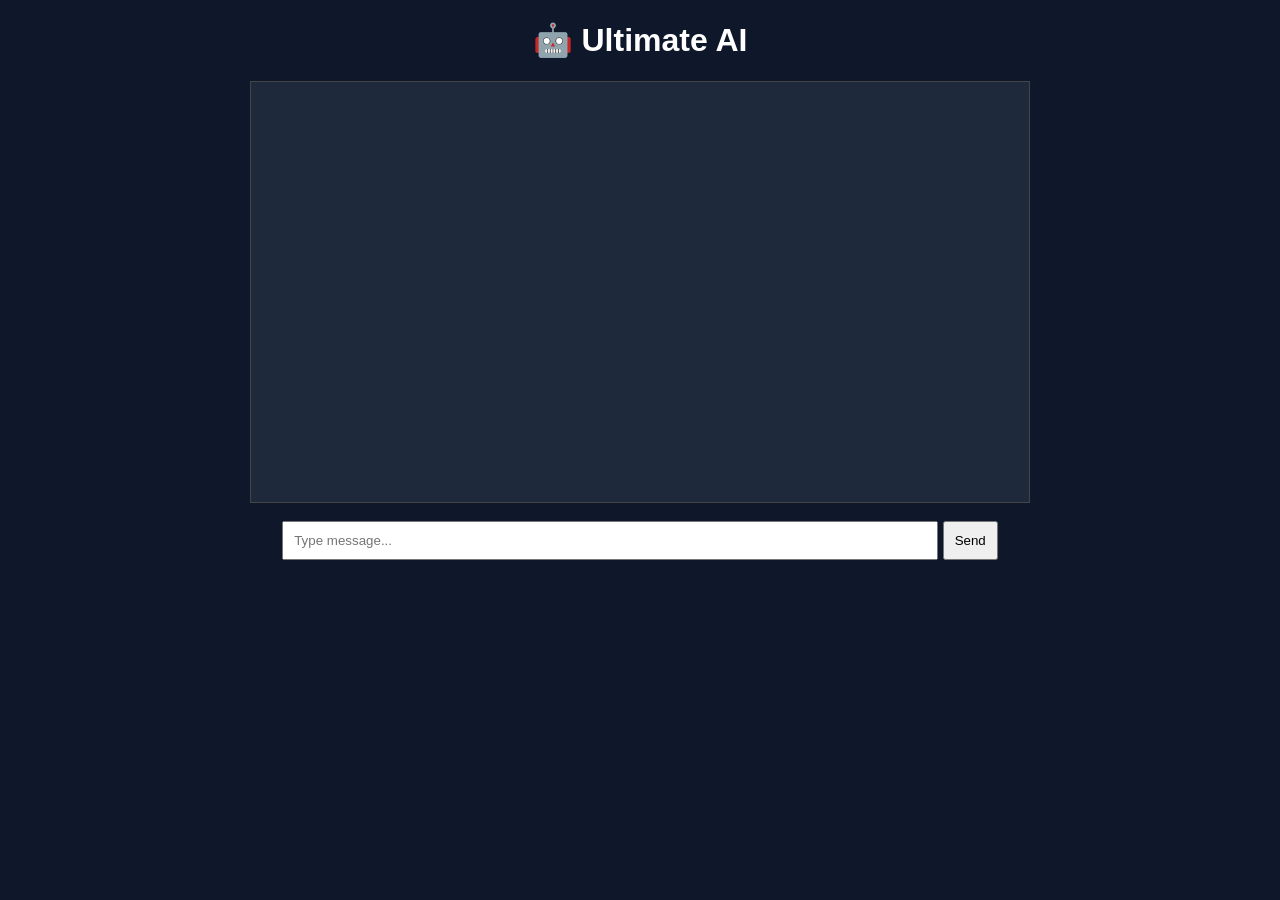
<file: index.html>
<!DOCTYPE html>
<html>
<head>
    <title>Ultimate AI</title>
    <style>
        body {
            font-family: Arial;
            background: #0f172a;
            color: white;
            text-align: center;
        }

        #chatbox {
            width: 60%;
            height: 400px;
            margin: auto;
            overflow-y: scroll;
            border: 1px solid #444;
            padding: 10px;
            background: #1e293b;
        }

        input {
            width: 50%;
            padding: 10px;
        }

        button {
            padding: 10px;
        }
    </style>
</head>
<body>

<h1>🤖 Ultimate AI</h1>

<div id="chatbox"></div>

<br>

<input id="input" placeholder="Type message...">
<button onclick="send()">Send</button>

<script>
async function send() {
    let input = document.getElementById("input");
    let message = input.value;

    if (!message) return;

    let chatbox = document.getElementById("chatbox");

    chatbox.innerHTML += "<p><b>You:</b> " + message + "</p>";

    input.value = "";

    let response = await fetch("/chat", {
        method: "POST",
        headers: {
            "Content-Type": "application/json"
        },
        body: JSON.stringify({ message: message })
    });

    let data = await response.json();

    chatbox.innerHTML += "<p><b>AI:</b> " + data.reply + "</p>";

    chatbox.scrollTop = chatbox.scrollHeight;
}
</script>

</body>
</html>
</file>
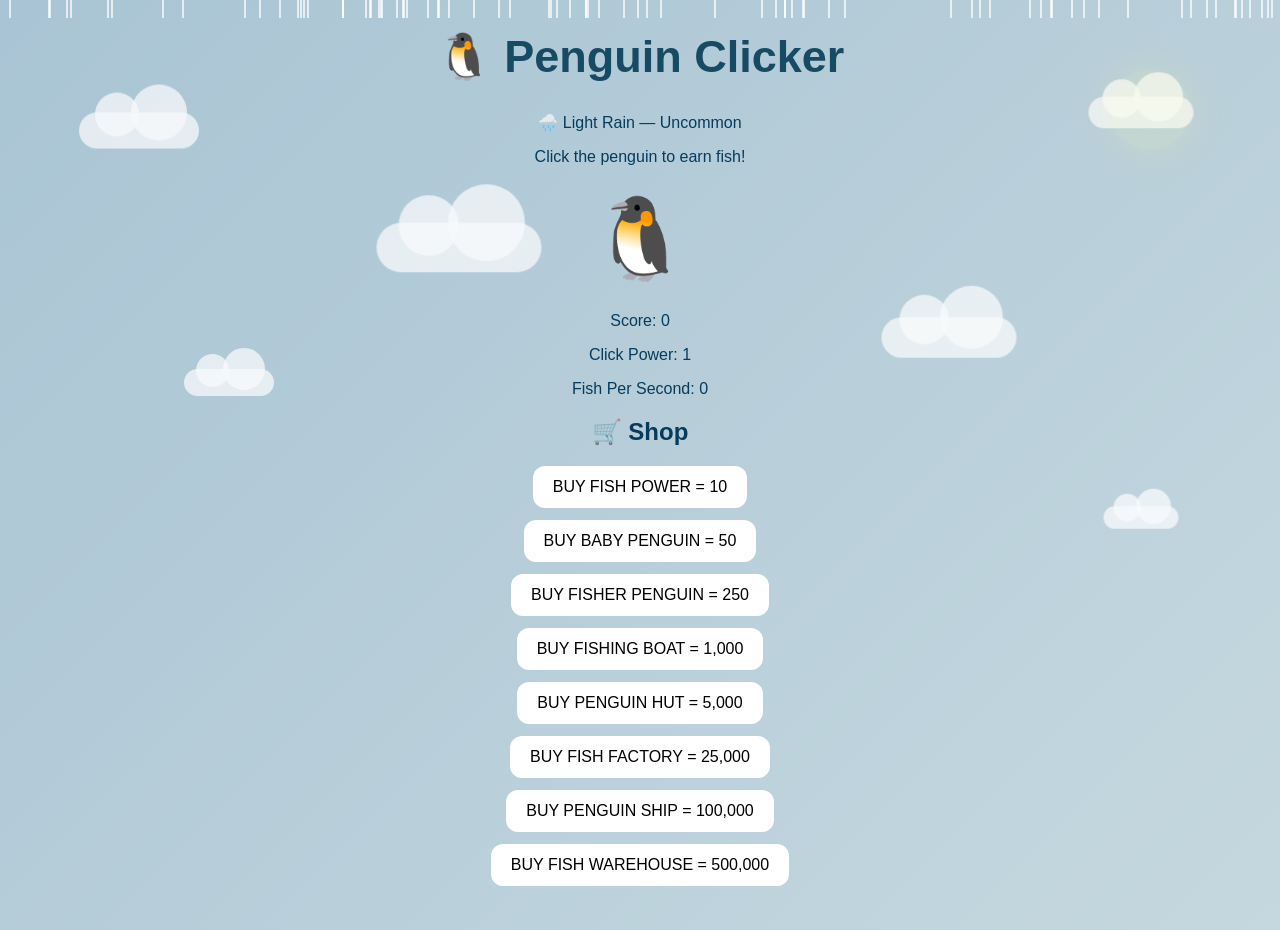
<file: PenguinGame/index.html>
<!DOCTYPE html>
<html>
<head>
    <title>Penguin Clicker</title>
    <link rel="stylesheet" href="style.css">
</head>

<body>

    <div class="cloud cloud1"></div>
    <div class="cloud cloud2"></div>
    <div class="cloud cloud3"></div>
    <div class="cloud cloud4"></div>
    <div class="cloud cloud5"></div>
    <div class="cloud cloud6"></div>

    <div id="sun"></div>

    <h1>🐧 Penguin Clicker</h1>

    <p id="weather">☀️ Sunny — Common</p>

    <p>Click the penguin to earn fish!</p>

    <button id="penguinButton">🐧</button>

    <p id="score">Fish: 0</p>

    <p id="clickPower">Click Power: 1</p>
    <p id="fishPerSecond">Fish Per Second: 0</p>

    <h2>🛒 Shop</h2>

    <button id="upgradeButton">BUY FISH POWER = 10</button>

    <button id="babyPenguinButton">
        BUY BABY PENGUIN = 50
    </button>

    <button id="fisherPenguinButton">
        BUY FISHER PENGUIN = 250
    </button>

    <button id="fishingBoatButton">
        BUY FISHING BOAT = 1,000
    </button>

    <button id="penguinHutButton">
        BUY PENGUIN HUT = 5,000
    </button>

    <button id="fishFactoryButton">
        BUY FISH FACTORY = 25,000
    </button>

    <button id="penguinShipButton">
        BUY PENGUIN SHIP = 100,000
    </button>

    <button id="fishWarehouseButton">
        BUY FISH WAREHOUSE = 500,000
    </button>

    <div id="rain"></div>
    <div id="snow"></div>
    <div id="petals"></div>
    <div id="shootingStars"></div>
    <div id="rain"></div>
    <div id="rainbow"></div>

    <script src="game.js"></script>

</body>
</html>
</file>
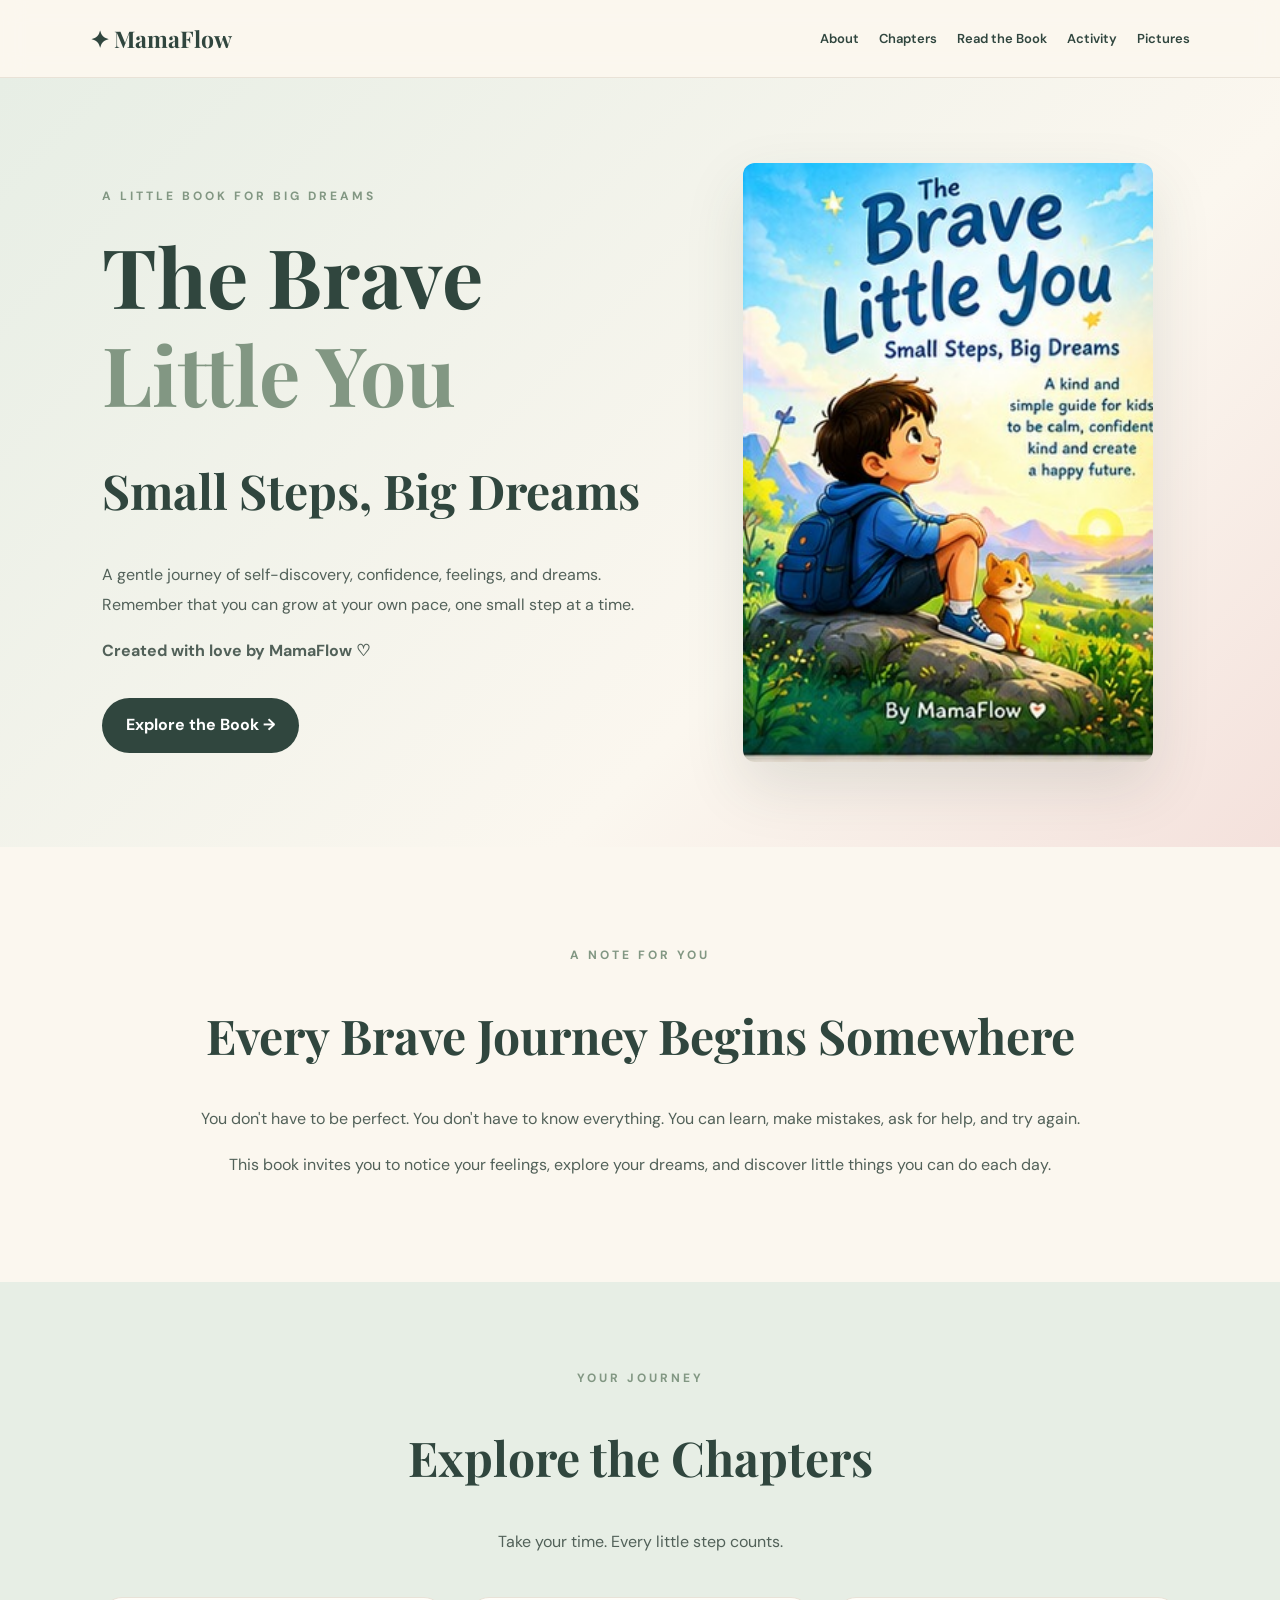
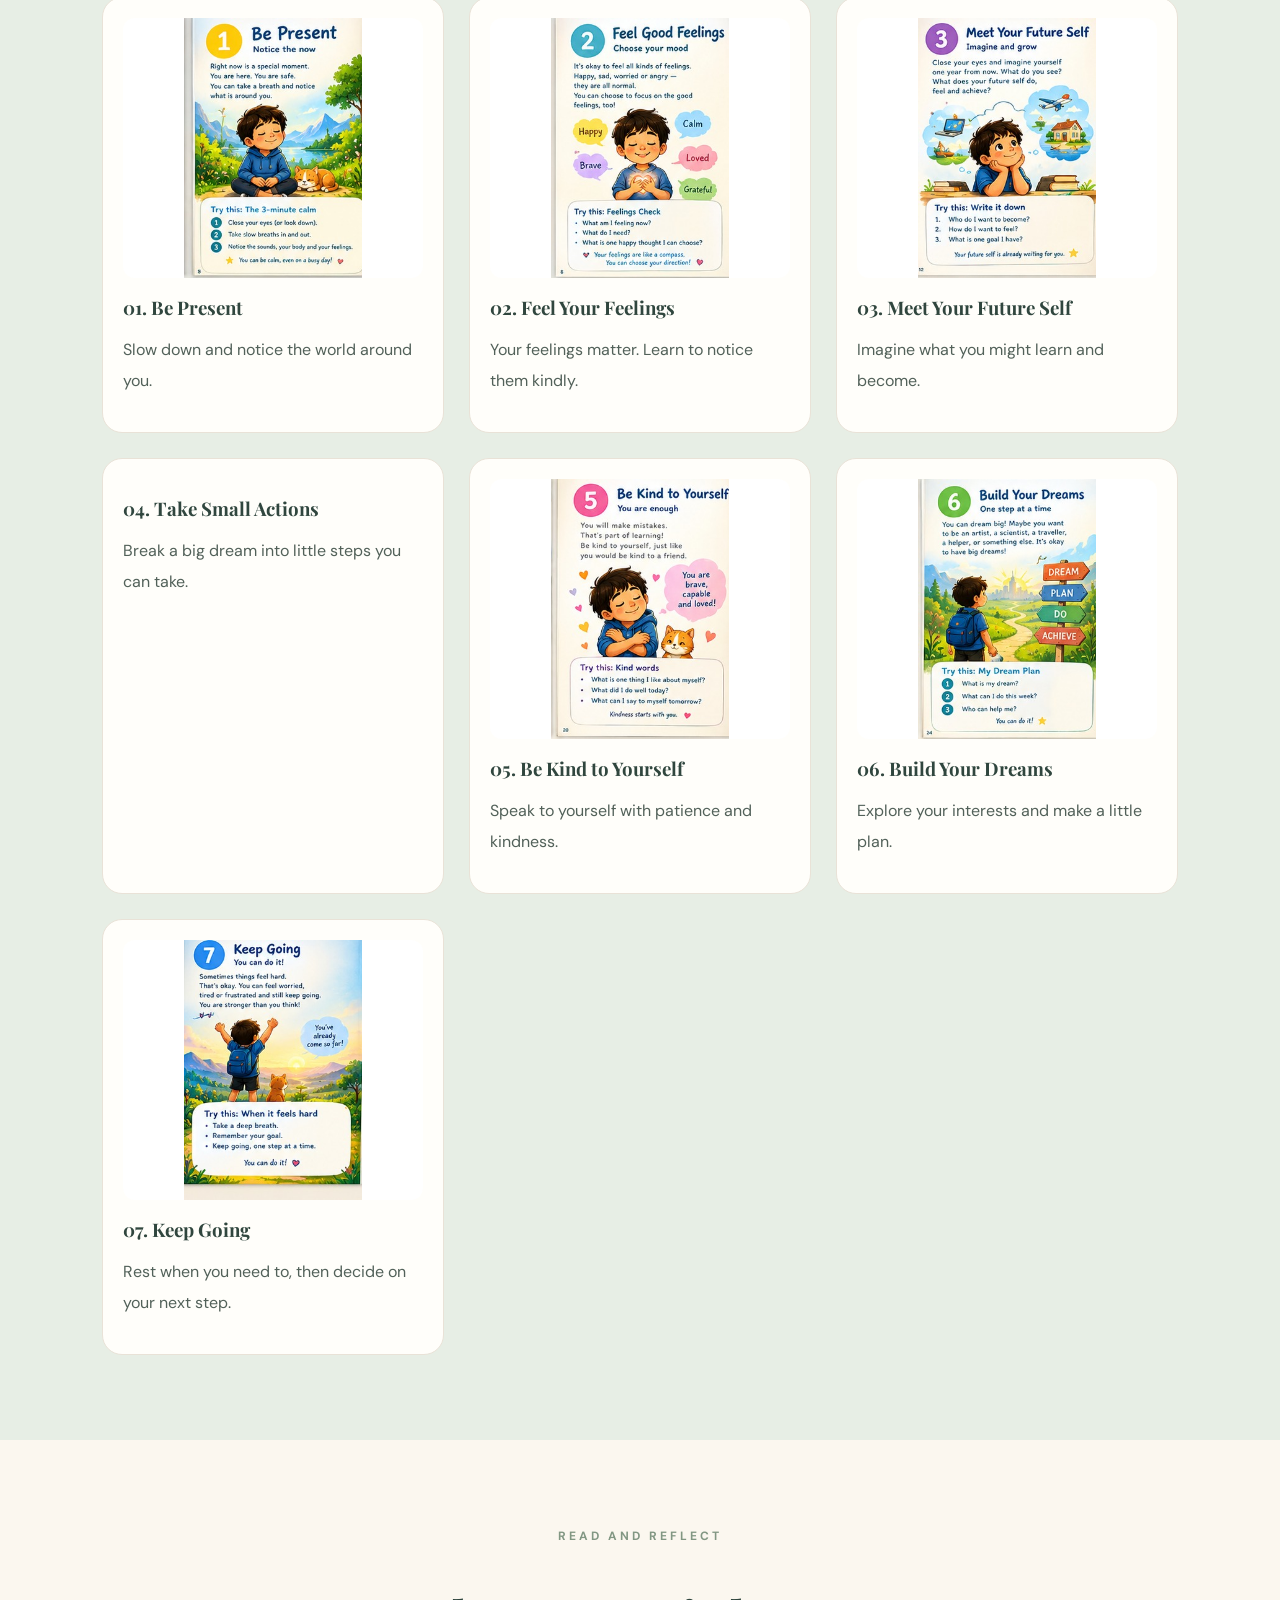
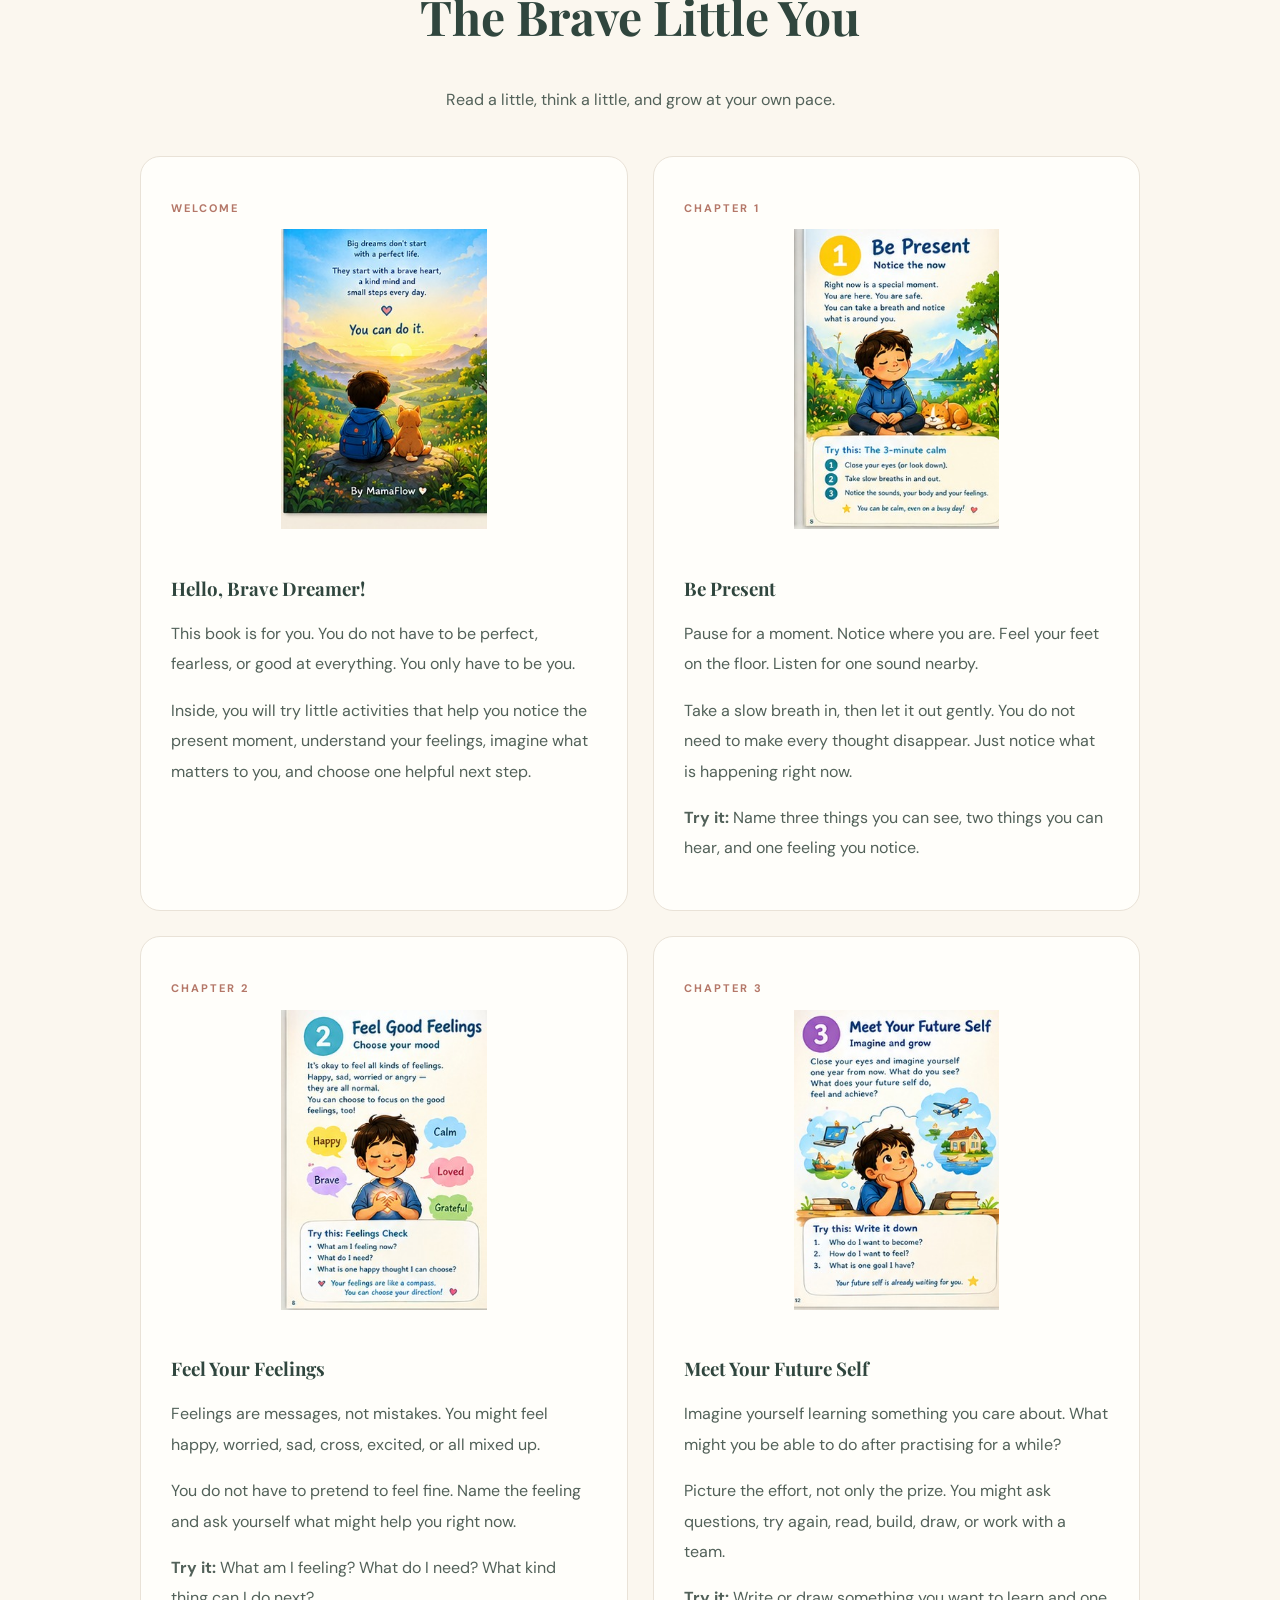
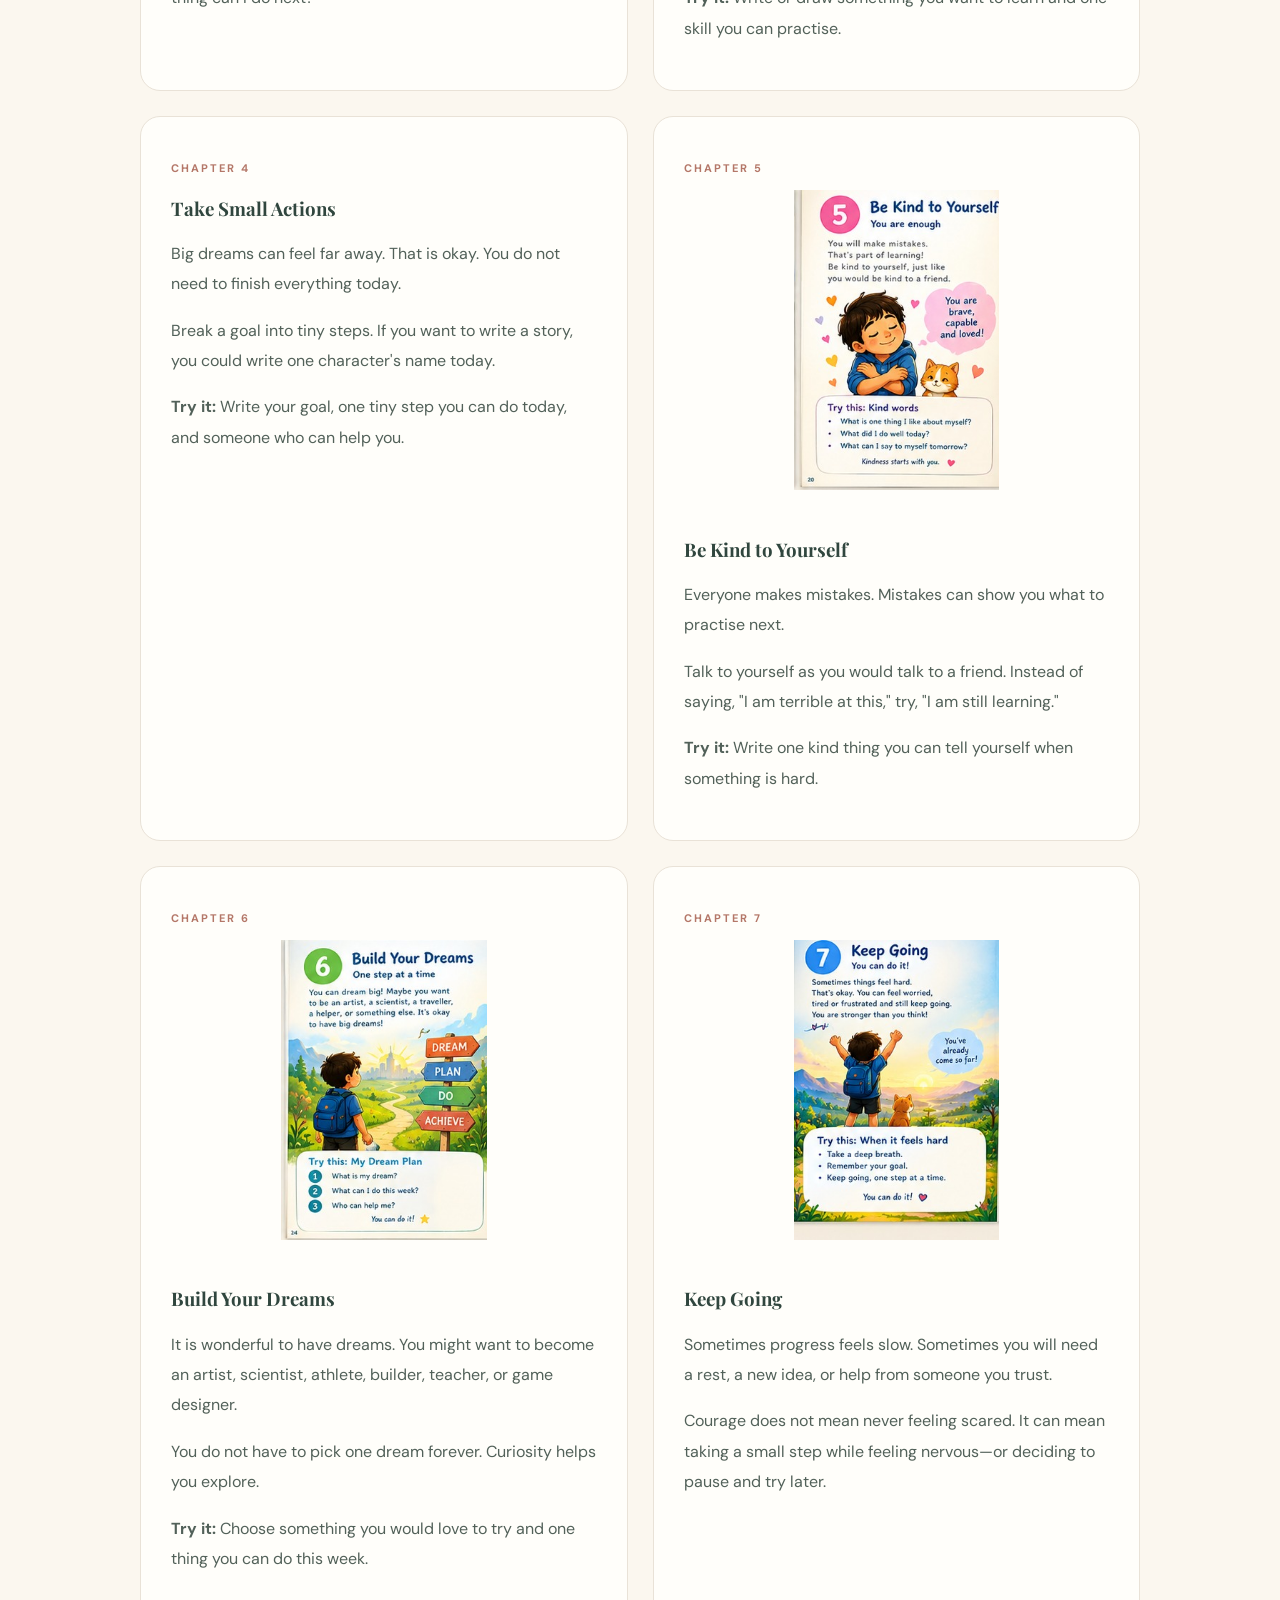
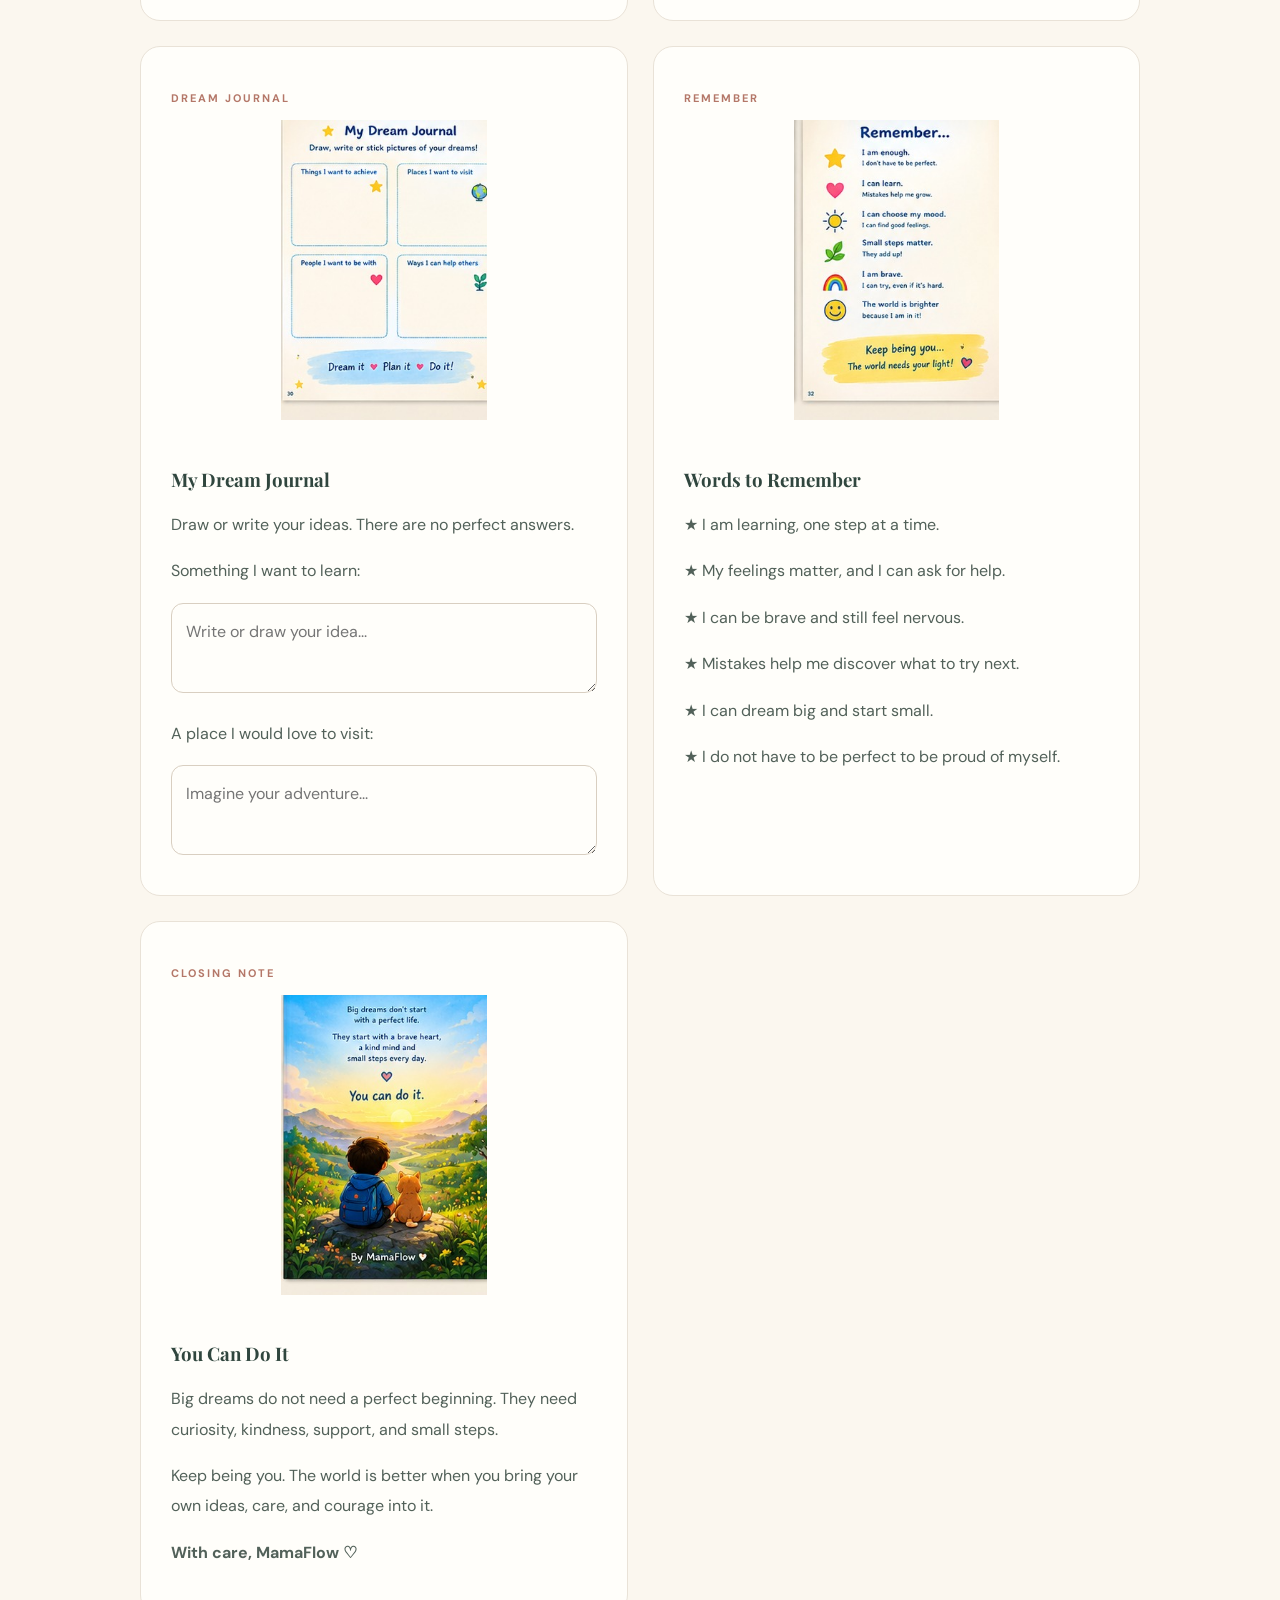
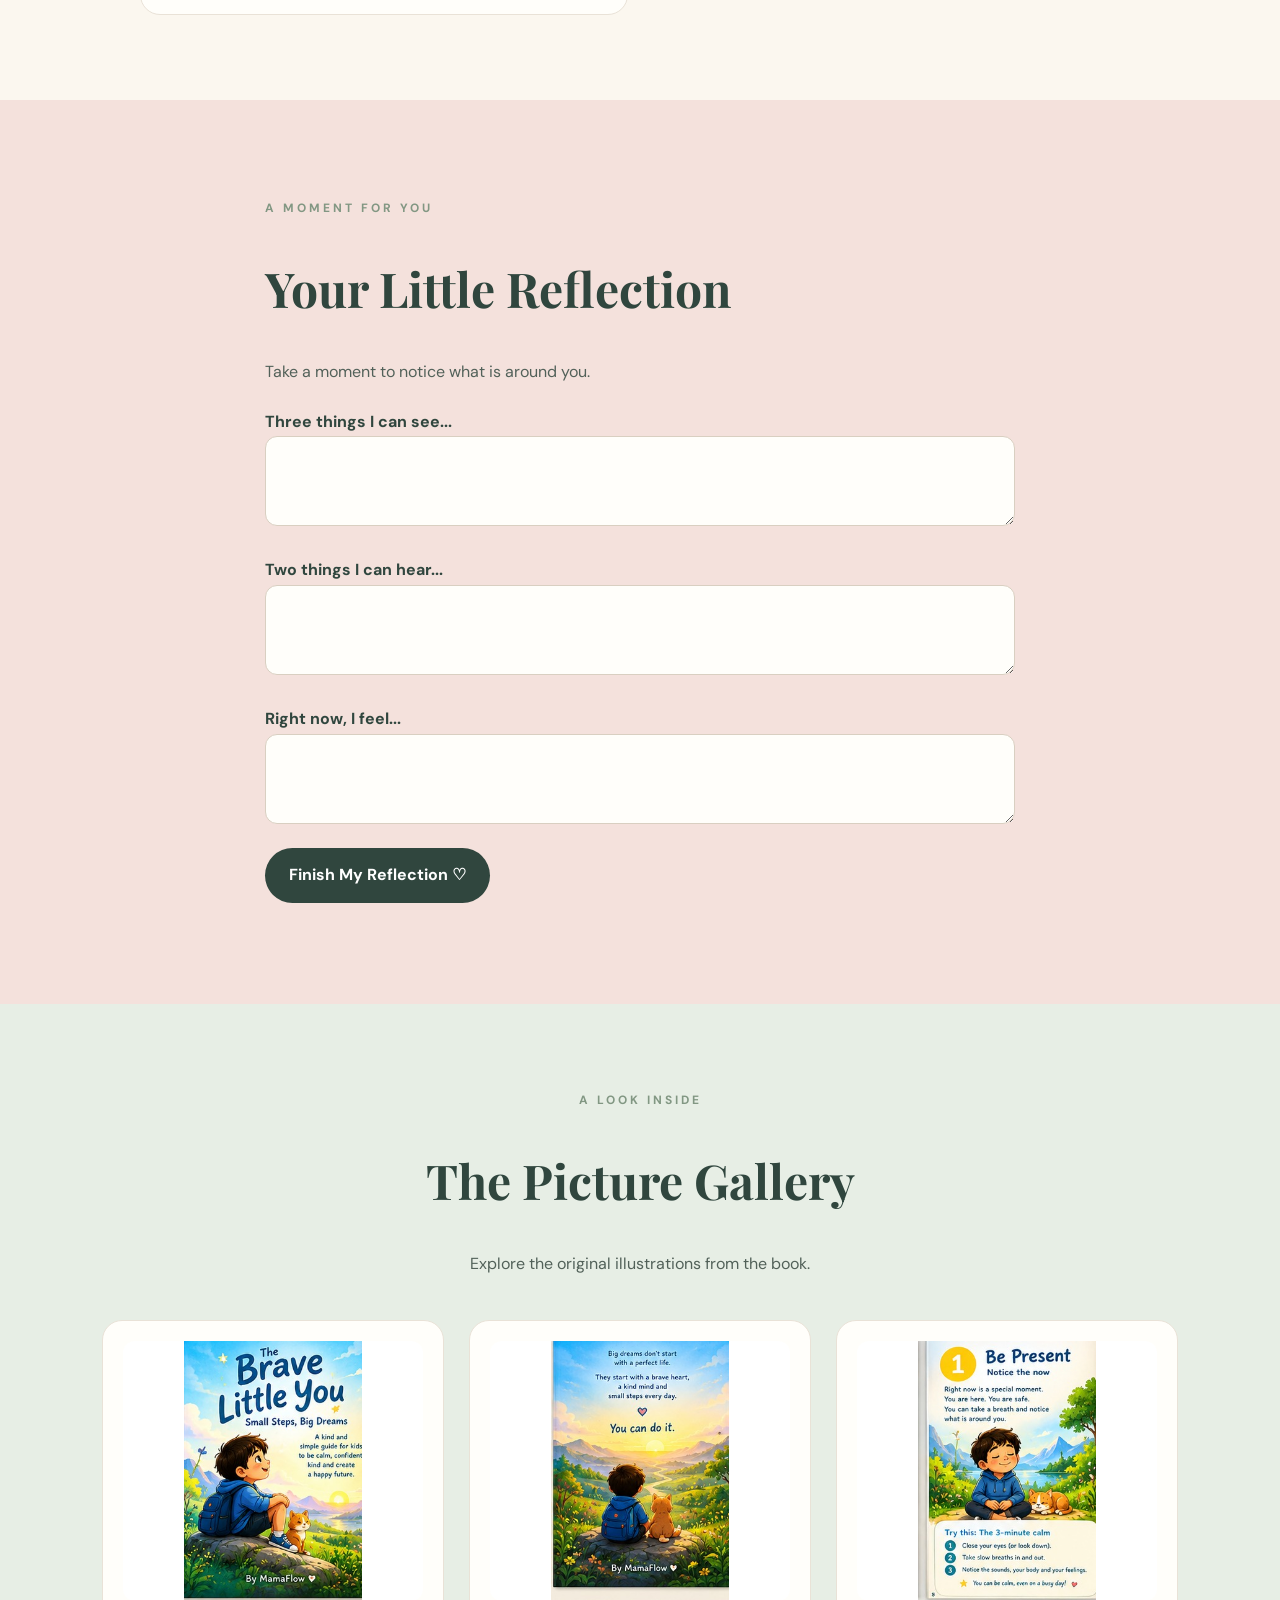
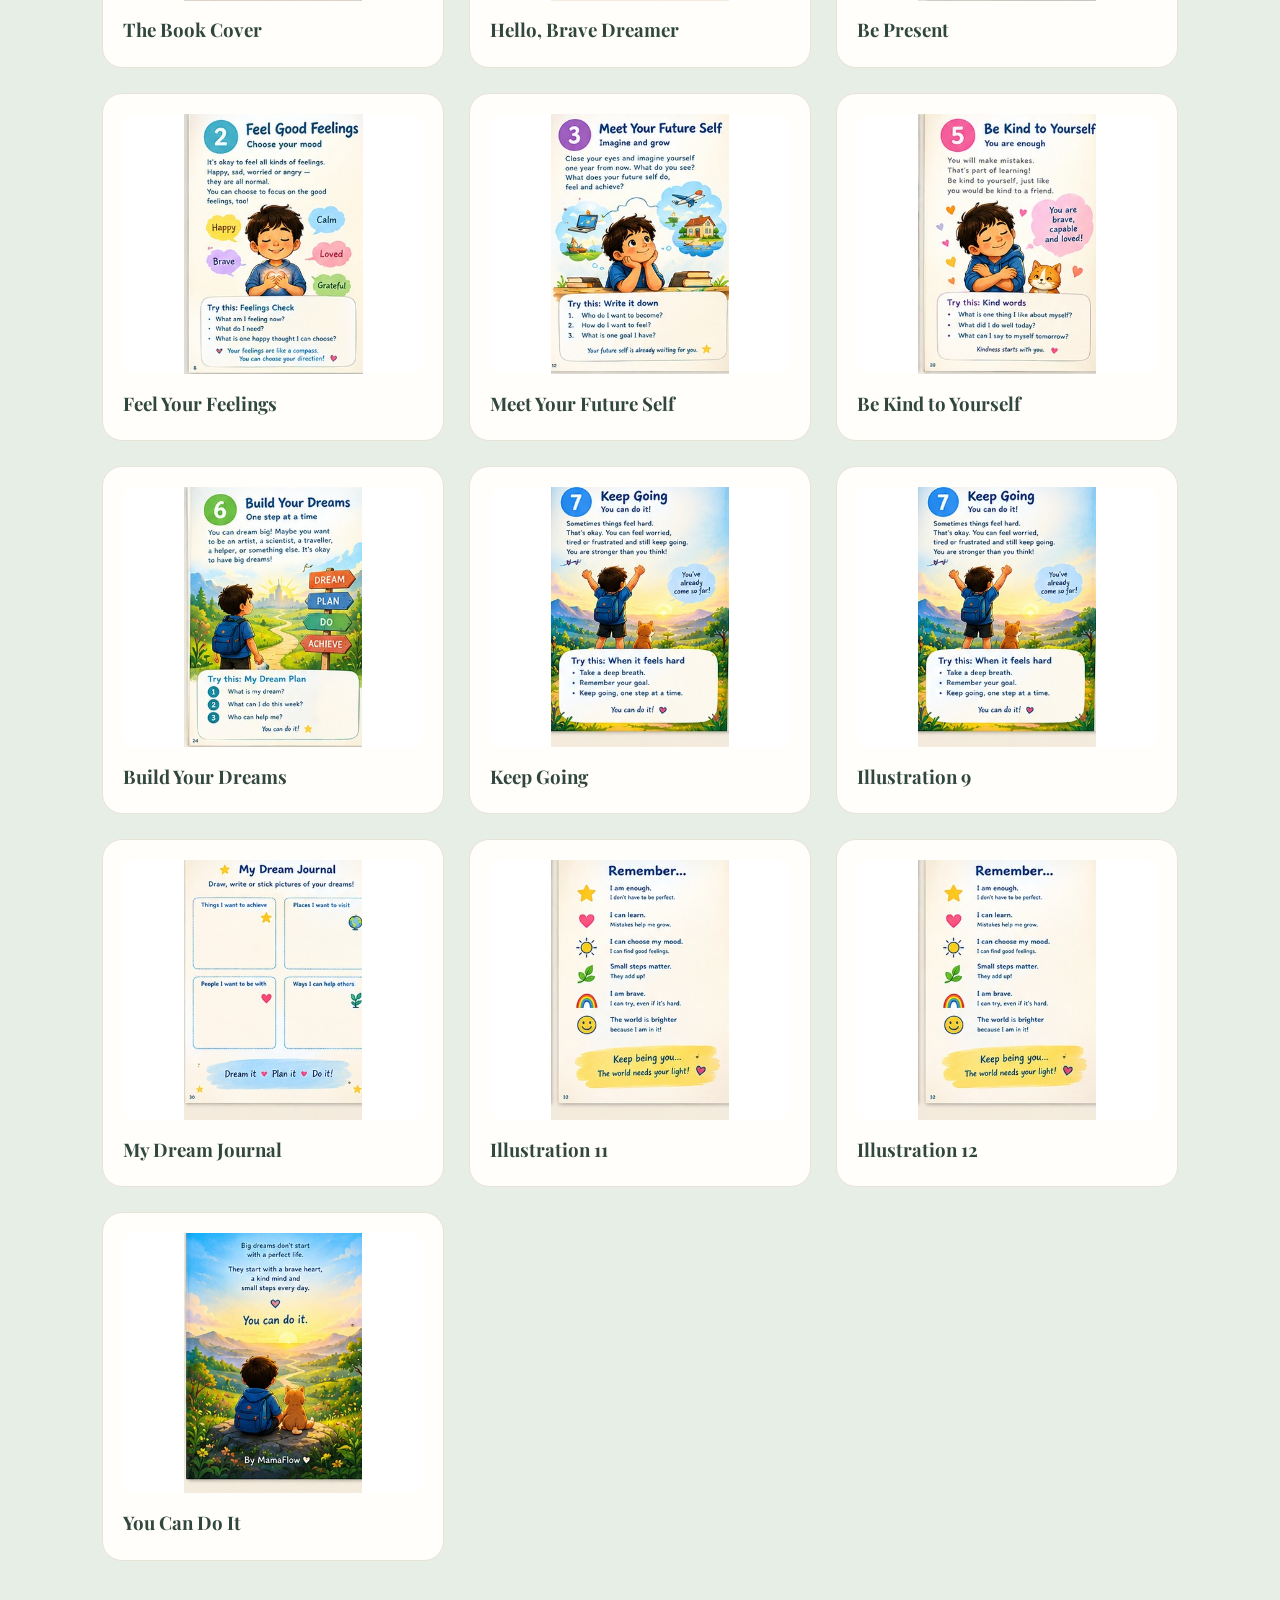
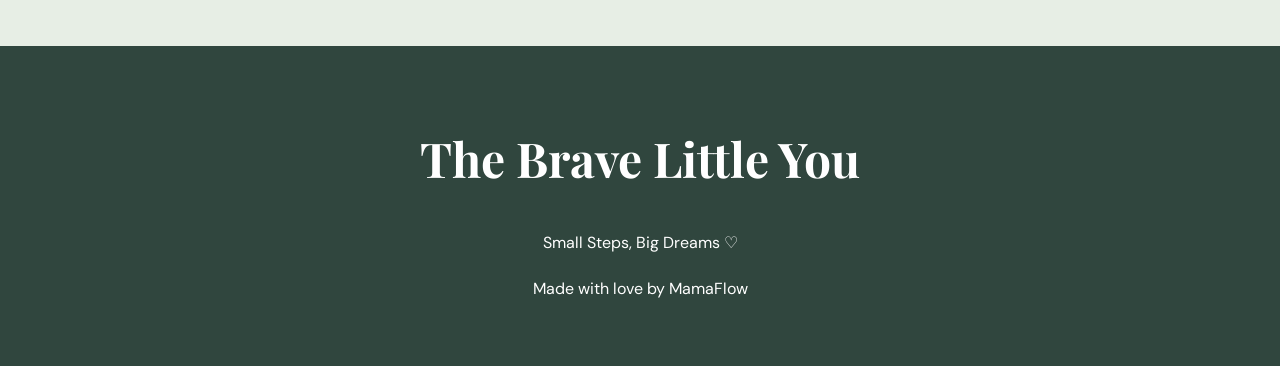
<file: Lesson 1/Book/index.html>
<!DOCTYPE html>
<html lang="en">
<head>
<meta charset="UTF-8">
<meta name="viewport" content="width=device-width, initial-scale=1.0">
<title>The Brave Little You | MamaFlow</title>

<style>
@import url('https://fonts.googleapis.com/css2?family=DM+Sans:wght@400;500;600;700&family=Playfair+Display:wght@500;600;700&display=swap');

:root {
    --cream: #fbf7ef;
    --green: #e7eee5;
    --sage: #829783;
    --pink: #f4e1dc;
    --dark: #30463e;
    --text: #526159;
    --white: #fffefa;
}

* {
    box-sizing: border-box;
    scroll-behavior: smooth;
}

body {
    margin: 0;
    background: var(--cream);
    color: var(--text);
    font-family: 'DM Sans', sans-serif;
    line-height: 1.8;
}

header {
    position: sticky;
    top: 0;
    z-index: 10;
    display: flex;
    justify-content: space-between;
    align-items: center;
    padding: 18px 7%;
    background: #fbf7eff0;
    backdrop-filter: blur(12px);
    border-bottom: 1px solid #e9e2d7;
}

.logo {
    color: var(--dark);
    font-family: 'Playfair Display', serif;
    font-size: 23px;
    font-weight: bold;
}

nav {
    display: flex;
    flex-wrap: wrap;
    gap: 20px;
}

nav a {
    color: var(--dark);
    text-decoration: none;
    font-size: 13px;
    font-weight: 600;
}

nav a:hover {
    color: var(--sage);
}

h1, h2, h3 {
    color: var(--dark);
    font-family: 'Playfair Display', serif;
    line-height: 1.2;
}

h1 {
    font-size: clamp(48px, 7vw, 82px);
    margin: 18px 0;
}

h2 {
    font-size: clamp(32px, 4vw, 48px);
}

p {
    line-height: 1.9;
}

section {
    padding: 85px 8%;
}

.hero {
    min-height: 650px;
    display: grid;
    grid-template-columns: 1.1fr .9fr;
    align-items: center;
    gap: 55px;
    background: linear-gradient(135deg, #e7eee5, #fbf7ef 65%, #f4e1dc);
}

.eyebrow {
    color: #829783;
    font-size: 12px;
    letter-spacing: 3px;
    font-weight: bold;
}

.hero h1 span {
    color: #829783;
}

.hero-image {
    width: 100%;
    max-width: 410px;
    justify-self: center;
    border-radius: 12px;
    box-shadow: 0 24px 60px #30463e20;
}

.button {
    display: inline-block;
    margin-top: 15px;
    padding: 13px 24px;
    border: 0;
    border-radius: 30px;
    background: var(--dark);
    color: white;
    font: inherit;
    font-weight: bold;
    text-decoration: none;
    cursor: pointer;
    transition: transform .2s, background .2s;
}

.button:hover {
    transform: translateY(-3px);
    background: var(--sage);
}

.section-heading {
    max-width: 720px;
    margin: 0 auto 40px;
    text-align: center;
}

.section-heading p {
    max-width: 600px;
    margin: auto;
}

.about {
    text-align: center;
    max-width: 900px;
    margin: auto;
}

.chapters {
    background: var(--green);
}

.chapter-grid {
    display: grid;
    grid-template-columns: repeat(3, minmax(0, 1fr));
    gap: 25px;
    max-width: 1200px;
    margin: auto;
}

.card {
    overflow: hidden;
    padding: 20px;
    border: 1px solid #e9e2d7;
    border-radius: 20px;
    background: var(--white);
    transition: transform .25s, box-shadow .25s;
}

.card:hover {
    transform: translateY(-5px);
    box-shadow: 0 15px 35px #30463e12;
}

.card img {
    display: block;
    width: 100%;
    height: 260px;
    object-fit: contain;
    border-radius: 12px;
    background: #fff;
}

.card h3 {
    margin-bottom: 5px;
}

.full-book {
    background: var(--cream);
}

.book-pages {
    display: grid;
    grid-template-columns: repeat(2, minmax(0, 1fr));
    gap: 25px;
    max-width: 1000px;
    margin: auto;
}

.book-page {
    padding: 30px;
    border: 1px solid #e9e2d7;
    border-radius: 20px;
    background: var(--white);
}

.book-page img {
    width: 100%;
    max-height: 300px;
    object-fit: contain;
    margin-bottom: 20px;
}

.page-label {
    color: #b47768;
    font-size: 11px;
    font-weight: bold;
    letter-spacing: 2px;
}

.activity {
    background: var(--pink);
}

.activity-inner {
    max-width: 750px;
    margin: auto;
}

label {
    display: block;
    margin-top: 20px;
    color: var(--dark);
    font-weight: bold;
}

textarea, input {
    width: 100%;
    padding: 14px;
    border: 1px solid #d9cfc1;
    border-radius: 12px;
    background: var(--white);
    color: var(--dark);
    font: inherit;
}

textarea {
    min-height: 90px;
    resize: vertical;
}

.gallery {
    background: var(--green);
}

footer {
    padding: 45px 20px;
    text-align: center;
    background: var(--dark);
    color: white;
}

footer h2 {
    color: white;
}

@media (max-width: 760px) {
    header {
        position: relative;
        flex-direction: column;
        gap: 12px;
    }

    nav {
        justify-content: center;
        gap: 12px;
    }

    .hero {
        grid-template-columns: 1fr;
        text-align: center;
    }

    .hero-image {
        max-width: 300px;
    }

    .chapter-grid,
    .book-pages {
        grid-template-columns: 1fr;
    }

    section {
        padding: 60px 6%;
    }
}
</style>
</head>

<body>

<header>
    <div class="logo">✦ MamaFlow</div>
    <nav>
        <a href="#about">About</a>
        <a href="#chapters">Chapters</a>
        <a href="#read-book">Read the Book</a>
        <a href="#activity">Activity</a>
        <a href="#gallery">Pictures</a>
    </nav>
</header>

<main>

<section class="hero">
    <div>
        <p class="eyebrow">A LITTLE BOOK FOR BIG DREAMS</p>
        <h1>The Brave<br><span>Little You</span></h1>
        <h2>Small Steps, Big Dreams</h2>
        <p>
            A gentle journey of self-discovery, confidence,
            feelings, and dreams. Remember that you can grow
            at your own pace, one small step at a time.
        </p>
        <p><strong>Created with love by MamaFlow ♡</strong></p>
        <a class="button" href="#chapters">Explore the Book →</a>
    </div>

    <img class="hero-image"
         src="page-01-illustration.jpeg"
         alt="The Brave Little You book cover">
</section>

<section id="about">
    <div class="about">
        <p class="eyebrow">A NOTE FOR YOU</p>
        <h2>Every Brave Journey Begins Somewhere</h2>
        <p>
            You don't have to be perfect. You don't have to
            know everything. You can learn, make mistakes,
            ask for help, and try again.
        </p>
        <p>
            This book invites you to notice your feelings,
            explore your dreams, and discover little things
            you can do each day.
        </p>
    </div>
</section>

<section class="chapters" id="chapters">
    <div class="section-heading">
        <p class="eyebrow">YOUR JOURNEY</p>
        <h2>Explore the Chapters</h2>
        <p>Take your time. Every little step counts.</p>
    </div>

    <div class="chapter-grid">
        <article class="card">
            <img src="page-03-illustration.jpeg"
                 alt="Be Present illustration">
            <h3>01. Be Present</h3>
            <p>Slow down and notice the world around you.</p>
        </article>

        <article class="card">
            <img src="page-04-illustration.jpeg"
                 alt="Feel Your Feelings illustration">
            <h3>02. Feel Your Feelings</h3>
            <p>Your feelings matter. Learn to notice them kindly.</p>
        </article>

        <article class="card">
            <img src="page-05-illustration.jpeg"
                 alt="Meet Your Future Self illustration">
            <h3>03. Meet Your Future Self</h3>
            <p>Imagine what you might learn and become.</p>
        </article>

        <article class="card">
            <h3>04. Take Small Actions</h3>
            <p>Break a big dream into little steps you can take.</p>
        </article>

        <article class="card">
            <img src="page-06-illustration.jpeg"
                 alt="Be Kind to Yourself illustration">
            <h3>05. Be Kind to Yourself</h3>
            <p>Speak to yourself with patience and kindness.</p>
        </article>

        <article class="card">
            <img src="page-07-illustration.jpeg"
                 alt="Build Your Dreams illustration">
            <h3>06. Build Your Dreams</h3>
            <p>Explore your interests and make a little plan.</p>
        </article>

        <article class="card">
            <img src="page-08-illustration.jpeg"
                 alt="Keep Going illustration">
            <h3>07. Keep Going</h3>
            <p>Rest when you need to, then decide on your next step.</p>
        </article>
    </div>
</section>

<section class="full-book" id="read-book">
    <div class="section-heading">
        <p class="eyebrow">READ AND REFLECT</p>
        <h2>The Brave Little You</h2>
        <p>Read a little, think a little, and grow at your own pace.</p>
    </div>

    <div class="book-pages">
        <article class="book-page">
            <p class="page-label">WELCOME</p>
            <img src="page-02-illustration.jpeg"
                 alt="Hello, Brave Dreamer illustration">
            <h3>Hello, Brave Dreamer!</h3>
            <p>
                This book is for you. You do not have to be
                perfect, fearless, or good at everything.
                You only have to be you.
            </p>
            <p>
                Inside, you will try little activities that
                help you notice the present moment, understand
                your feelings, imagine what matters to you,
                and choose one helpful next step.
            </p>
        </article>

        <article class="book-page">
            <p class="page-label">CHAPTER 1</p>
            <img src="page-03-illustration.jpeg"
                 alt="Be Present illustration">
            <h3>Be Present</h3>
            <p>
                Pause for a moment. Notice where you are.
                Feel your feet on the floor. Listen for one
                sound nearby.
            </p>
            <p>
                Take a slow breath in, then let it out gently.
                You do not need to make every thought disappear.
                Just notice what is happening right now.
            </p>
            <p><strong>Try it:</strong> Name three things you can
               see, two things you can hear, and one feeling
               you notice.</p>
        </article>

        <article class="book-page">
            <p class="page-label">CHAPTER 2</p>
            <img src="page-04-illustration.jpeg"
                 alt="Feel Your Feelings illustration">
            <h3>Feel Your Feelings</h3>
            <p>
                Feelings are messages, not mistakes. You might
                feel happy, worried, sad, cross, excited,
                or all mixed up.
            </p>
            <p>
                You do not have to pretend to feel fine.
                Name the feeling and ask yourself what might
                help you right now.
            </p>
            <p><strong>Try it:</strong> What am I feeling?
               What do I need? What kind thing can I do next?</p>
        </article>

        <article class="book-page">
            <p class="page-label">CHAPTER 3</p>
            <img src="page-05-illustration.jpeg"
                 alt="Meet Your Future Self illustration">
            <h3>Meet Your Future Self</h3>
            <p>
                Imagine yourself learning something you care
                about. What might you be able to do after
                practising for a while?
            </p>
            <p>
                Picture the effort, not only the prize.
                You might ask questions, try again, read,
                build, draw, or work with a team.
            </p>
            <p><strong>Try it:</strong> Write or draw something
               you want to learn and one skill you can practise.</p>
        </article>

        <article class="book-page">
            <p class="page-label">CHAPTER 4</p>
            <h3>Take Small Actions</h3>
            <p>
                Big dreams can feel far away. That is okay.
                You do not need to finish everything today.
            </p>
            <p>
                Break a goal into tiny steps. If you want
                to write a story, you could write one
                character's name today.
            </p>
            <p><strong>Try it:</strong> Write your goal,
               one tiny step you can do today, and someone
               who can help you.</p>
        </article>

        <article class="book-page">
            <p class="page-label">CHAPTER 5</p>
            <img src="page-06-illustration.jpeg"
                 alt="Be Kind to Yourself illustration">
            <h3>Be Kind to Yourself</h3>
            <p>
                Everyone makes mistakes. Mistakes can show
                you what to practise next.
            </p>
            <p>
                Talk to yourself as you would talk to a friend.
                Instead of saying, "I am terrible at this,"
                try, "I am still learning."
            </p>
            <p><strong>Try it:</strong> Write one kind thing
               you can tell yourself when something is hard.</p>
        </article>

        <article class="book-page">
            <p class="page-label">CHAPTER 6</p>
            <img src="page-07-illustration.jpeg"
                 alt="Build Your Dreams illustration">
            <h3>Build Your Dreams</h3>
            <p>
                It is wonderful to have dreams. You might want
                to become an artist, scientist, athlete,
                builder, teacher, or game designer.
            </p>
            <p>
                You do not have to pick one dream forever.
                Curiosity helps you explore.
            </p>
            <p><strong>Try it:</strong> Choose something you
               would love to try and one thing you can do
               this week.</p>
        </article>

        <article class="book-page">
            <p class="page-label">CHAPTER 7</p>
            <img src="page-08-illustration.jpeg"
                 alt="Keep Going illustration">
            <h3>Keep Going</h3>
            <p>
                Sometimes progress feels slow. Sometimes
                you will need a rest, a new idea, or help
                from someone you trust.
            </p>
            <p>
                Courage does not mean never feeling scared.
                It can mean taking a small step while feeling
                nervous—or deciding to pause and try later.
            </p>
        </article>

        <article class="book-page">
            <p class="page-label">DREAM JOURNAL</p>
            <img src="page-10-illustration.jpeg"
                 alt="Dream Journal illustration">
            <h3>My Dream Journal</h3>
            <p>Draw or write your ideas. There are no perfect answers.</p>
            <p>Something I want to learn:</p>
            <textarea placeholder="Write or draw your idea..."></textarea>
            <p>A place I would love to visit:</p>
            <textarea placeholder="Imagine your adventure..."></textarea>
        </article>

        <article class="book-page">
            <p class="page-label">REMEMBER</p>
            <img src="page-11-illustration.jpeg"
                 alt="Words to Remember illustration">
            <h3>Words to Remember</h3>
            <p>★ I am learning, one step at a time.</p>
            <p>★ My feelings matter, and I can ask for help.</p>
            <p>★ I can be brave and still feel nervous.</p>
            <p>★ Mistakes help me discover what to try next.</p>
            <p>★ I can dream big and start small.</p>
            <p>★ I do not have to be perfect to be proud of myself.</p>
        </article>

        <article class="book-page">
            <p class="page-label">CLOSING NOTE</p>
            <img src="page-13-illustration.jpeg"
                 alt="You Can Do It illustration">
            <h3>You Can Do It</h3>
            <p>
                Big dreams do not need a perfect beginning.
                They need curiosity, kindness, support,
                and small steps.
            </p>
            <p>
                Keep being you. The world is better when
                you bring your own ideas, care, and courage
                into it.
            </p>
            <p><strong>With care, MamaFlow ♡</strong></p>
        </article>
    </div>
</section>

<section class="activity" id="activity">
    <div class="activity-inner">
        <p class="eyebrow">A MOMENT FOR YOU</p>
        <h2>Your Little Reflection</h2>
        <p>Take a moment to notice what is around you.</p>

        <label for="see">Three things I can see...</label>
        <textarea id="see"></textarea>

        <label for="hear">Two things I can hear...</label>
        <textarea id="hear"></textarea>

        <label for="feel">Right now, I feel...</label>
        <textarea id="feel"></textarea>

        <button class="button" id="finish">
            Finish My Reflection ♡
        </button>

        <p id="message" aria-live="polite"></p>
    </div>
</section>

<section class="gallery" id="gallery">
    <div class="section-heading">
        <p class="eyebrow">A LOOK INSIDE</p>
        <h2>The Picture Gallery</h2>
        <p>Explore the original illustrations from the book.</p>
    </div>

    <div class="chapter-grid">
        <article class="card">
            <img src="page-01-illustration.jpeg" alt="Book cover">
            <h3>The Book Cover</h3>
        </article>
        <article class="card">
            <img src="page-02-illustration.jpeg" alt="Welcome illustration">
            <h3>Hello, Brave Dreamer</h3>
        </article>
        <article class="card">
            <img src="page-03-illustration.jpeg" alt="Be Present">
            <h3>Be Present</h3>
        </article>
        <article class="card">
            <img src="page-04-illustration.jpeg" alt="Feel Your Feelings">
            <h3>Feel Your Feelings</h3>
        </article>
        <article class="card">
            <img src="page-05-illustration.jpeg" alt="Meet Your Future Self">
            <h3>Meet Your Future Self</h3>
        </article>
        <article class="card">
            <img src="page-06-illustration.jpeg" alt="Be Kind to Yourself">
            <h3>Be Kind to Yourself</h3>
        </article>
        <article class="card">
            <img src="page-07-illustration.jpeg" alt="Build Your Dreams">
            <h3>Build Your Dreams</h3>
        </article>
        <article class="card">
            <img src="page-08-illustration.jpeg" alt="Keep Going">
            <h3>Keep Going</h3>
        </article>
        <article class="card">
            <img src="page-09-illustration.jpeg" alt="Ninth illustration">
            <h3>Illustration 9</h3>
        </article>
        <article class="card">
            <img src="page-10-illustration.jpeg" alt="Dream Journal">
            <h3>My Dream Journal</h3>
        </article>
        <article class="card">
            <img src="page-11-illustration.jpeg" alt="Eleventh illustration">
            <h3>Illustration 11</h3>
        </article>
        <article class="card">
            <img src="page-12-illustration.jpeg" alt="Twelfth illustration">
            <h3>Illustration 12</h3>
        </article>
        <article class="card">
            <img src="page-13-illustration.jpeg" alt="Closing illustration">
            <h3>You Can Do It</h3>
        </article>
    </div>
</section>

</main>

<footer>
    <h2>The Brave Little You</h2>
    <p>Small Steps, Big Dreams ♡</p>
    <p>Made with love by MamaFlow</p>
</footer>

<script>
const finishButton = document.getElementById("finish");

finishButton.addEventListener("click", function () {
    const fields = ["see", "hear", "feel"];

    const hasAnswers = fields.some(function (id) {
        return document.getElementById(id).value.trim() !== "";
    });

    document.getElementById("message").textContent = hasAnswers
        ? "Lovely work! Thank yourself for taking this little moment. ♡"
        : "Write a little thought first, brave dreamer!";
});
</script>

</body>
</html>
</file>
<file: PenguinGame/style.css>
body {
    margin: 0;
    min-height: 100vh;
    font-family: Arial, sans-serif;
    text-align: center;
    color: #063b5c;

    /* 🩵 Light blue sky */
    background:
        radial-gradient(circle at 20% 20%, #d9f5ff 0%, transparent 35%),
        radial-gradient(circle at 80% 30%, #bdeeff 0%, transparent 35%),
        radial-gradient(circle at 40% 80%, #ccefff 0%, transparent 40%),
        linear-gradient(135deg, #dff7ff, #b9eaff, #d5f3ff);

    background-size: 200% 200%;
}


/* 🐧 TITLE */

h1 {
    color: #174b63;
    font-size: 45px;
    text-align: center;
}


/* 🐧 MAIN PENGUIN BUTTON */

#penguinButton {
    font-size: 80px;
    padding: 10px;
    background: transparent;
    border: none;
}


/* 🛒 SHOP BUTTONS */

button {
    display: block;
    margin: 12px auto;
    padding: 12px 20px;

    border: none;
    border-radius: 12px;

    cursor: pointer;
    font-size: 16px;

    background: white;

    transition: transform 0.2s;
}


/* ✨ BUTTON HOVER */

button:hover {
    transform: scale(1.05);
}


/* ☁️ CLOUDS */

.cloud {
    position: fixed;

    width: 150px;
    height: 45px;

    background: rgba(255, 255, 255, 0.75);

    border-radius: 50px;

    z-index: -1;

    animation: floatCloud 35s linear infinite;
}


/* ☁️ CLOUD PUFFS */

.cloud::before,
.cloud::after {
    content: "";

    position: absolute;

    background: rgba(255, 255, 255, 0.75);

    border-radius: 50%;
}


.cloud::before {
    width: 55px;
    height: 55px;

    left: 20px;
    top: -25px;
}


.cloud::after {
    width: 70px;
    height: 70px;

    right: 15px;
    top: -35px;
}


/* ☁️ CLOUD POSITIONS */

.cloud1 {
    top: 12%;
    left: 5%;

    transform: scale(0.8);
}


.cloud2 {
    top: 25%;
    left: 30%;

    transform: scale(1.1);

    animation-delay: -10s;
}


.cloud3 {
    top: 10%;
    right: 5%;

    transform: scale(0.7);

    animation-delay: -20s;
}


.cloud4 {
    top: 40%;
    left: 12%;

    transform: scale(0.6);

    animation-delay: -5s;
}


.cloud5 {
    top: 35%;
    right: 20%;

    transform: scale(0.9);

    animation-delay: -15s;
}


.cloud6 {
    top: 55%;
    right: 5%;

    transform: scale(0.5);

    animation-delay: -25s;
}


/* ☁️ CLOUD MOVEMENT */

@keyframes floatCloud {

    from {
        margin-left: -80px;
    }

    to {
        margin-left: 100vw;
    }

}


/* ☀️ SUNNY WEATHER */

body.sunny {
    background:
        radial-gradient(circle at 20% 20%, #dff7ff, transparent 35%),
        radial-gradient(circle at 80% 30%, #bdeeff, transparent 35%),
        linear-gradient(135deg, #c9f1ff, #a8e3ff, #dff8ff);

    background-size: 200% 200%;
}


/* ☀️ SUN */

#sun {
    position: fixed;

    top: 60px;
    right: 80px;

    width: 100px;
    height: 100px;

    background: #fff4a3;

    border-radius: 50%;

    box-shadow:
        0 0 30px #fff4a3,
        0 0 70px #ffe98a;

    opacity: 0;

    transition: opacity 1s;

    z-index: -1;
}


/* ☀️ SHOW SUN DURING SUNNY WEATHER */

body.sunny #sun {
    opacity: 1;
}


/* 🌤️ PARTLY CLOUDY */

body.partly-cloudy {
    background:
        linear-gradient(135deg, #b8d8e8, #d9e6eb, #a9c8d8);

    background-size: 200% 200%;
}


/* ☁️ MORE CLOUDS */

body.partly-cloudy .cloud {
    opacity: 1;
}


/* 🌤️ SUN FOR PARTLY CLOUDY */

body.sunny #sun,
body.partly-cloudy #sun {
    opacity: 1;
}

body.partly-cloudy #sun {
    opacity: 0.55;
    transform: scale(0.85);
}


/* 🌅 GOLDEN HOUR */

body.golden-hour {
    background:
        radial-gradient(circle at 75% 25%, #fff4a3 0%, transparent 25%),
        linear-gradient(135deg, #ffd6a3, #ffb36b, #f78f70, #ffc857);

    background-size: 200% 200%;
}


/* 🌅 GOLDEN SUN */

body.golden-hour #sun {
    opacity: 1;
    background: #ffd95a;

    box-shadow:
        0 0 40px #ffd95a,
        0 0 90px #ffb347;
}


/* 🌧️ LIGHT RAIN */

body.light-rain {
    background:
        linear-gradient(135deg, #a9c4d4, #c5d8df, #91afc0);

    background-size: 200% 200%;
}


/* 🌧️ DIM SUN */

body.light-rain #sun {
    opacity: 0.15;
    transform: scale(0.8);
}


/* ☁️ RAIN CLOUDS */

body.light-rain .cloud {
    opacity: 0.9;
}


/* 🌧️ RAIN */

#rain {
    position: fixed;
    inset: 0;
    pointer-events: none;
    z-index: 0;
    opacity: 0;
}

body.light-rain #rain {
    opacity: 1;
}

.raindrop {
    position: absolute;
    width: 2px;
    height: 18px;
    background: rgba(255, 255, 255, 0.7);
    animation: rainFall 0.8s linear infinite;
}

@keyframes rainFall {
    from {
        transform: translateY(-30px);
    }

    to {
        transform: translateY(100vh);
    }
}


/* 🌈 RAINBOW WEATHER */

body.rainbow {
    background:
        linear-gradient(135deg, #9edfff, #dff8ff, #a9dcff);

    background-size: 200% 200%;
}


/* 🌈 RAINBOW */

#rainbow {
    position: fixed;

    width: 500px;
    height: 250px;

    left: 50%;
    bottom: 8%;

    transform: translateX(-50%);

    border-radius: 500px 500px 0 0;

    background: transparent;

    opacity: 0;

    pointer-events: none;

    z-index: -1;

    box-shadow:
        0 -25px 0 0 #ff0000,
        0 -50px 0 0 #ff7f00,
        0 -75px 0 0 #ffff00,
        0 -100px 0 0 #00c853,
        0 -125px 0 0 #00bfff,
        0 -150px 0 0 #2455ff,
        0 -175px 0 0 #8b00ff;
}

body.rainbow #rainbow {
    opacity: 0.8;
}


/* 🌙 CLEAR NIGHT */

body.clear-night {
    background:
        radial-gradient(circle at 20% 20%, #304878, transparent 30%),
        radial-gradient(circle at 80% 30%, #18294f, transparent 35%),
        linear-gradient(135deg, #101b3d, #182b55, #263f70);

    color: white;
}


/* 🌙 MOON */

body.clear-night #sun {
    opacity: 1;

    background: #fffbd1;

    box-shadow:
        0 0 25px #fffbd1,
        0 0 60px #dce8ff;

    transform: scale(0.8);
}


/* ☁️ FEWER CLOUDS AT NIGHT */

body.clear-night .cloud {
    opacity: 0.25;
}


/* ❄️ LIGHT SNOW */

body.light-snow {
    background:
        radial-gradient(circle at 20% 20%, #ffffff, transparent 30%),
        radial-gradient(circle at 80% 30%, #dff5ff, transparent 35%),
        linear-gradient(135deg, #dcecf5, #b9d7e5, #eefaff);

    color: #174b63;
}


/* ❄️ SNOW CLOUDS */

body.light-snow .cloud {
    opacity: 0.85;
}


/* ❄️ HIDE SUN */

body.light-snow #sun {
    opacity: 0;
}


/* ❄️ SNOW */

#snow {
    position: fixed;
    inset: 0;
    pointer-events: none;
    z-index: 0;
    opacity: 0;
}

body.light-snow #snow {
    opacity: 1;
}

.snowflake {
    position: absolute;
    color: white;
    font-size: 18px;
    animation: snowFall 5s linear infinite;
}

@keyframes snowFall {
    from {
        transform: translateY(-30px) rotate(0deg);
    }

    to {
        transform: translateY(100vh) rotate(360deg);
    }
}


/* 🌸 SPRING BREEZE */

body.spring-breeze {
    background:
        radial-gradient(circle at 20% 20%, #fff0f5, transparent 30%),
        radial-gradient(circle at 80% 30%, #dfffe5, transparent 35%),
        linear-gradient(135deg, #c9f7d5, #dff7ff, #ffd8e8);

    background-size: 200% 200%;
}


/* 🌸 SPRING CLOUDS */

body.spring-breeze .cloud {
    opacity: 0.7;
}


/* 🌸 SOFT SUN */

body.spring-breeze #sun {
    opacity: 0.6;
    transform: scale(0.9);
}


/* 🌸 SPRING PETALS */

#petals {
    position: fixed;
    inset: 0;
    pointer-events: none;
    z-index: 0;
    opacity: 0;
}

body.spring-breeze #petals {
    opacity: 1;
}

.petal {
    position: absolute;
    font-size: 20px;
    animation: petalFall 6s linear infinite;
}

@keyframes petalFall {
    from {
        transform: translateY(-30px) rotate(0deg);
    }

    to {
        transform: translateY(100vh) rotate(360deg);
    }
}


/* 🌌 AURORA */

body.aurora {
    background:
        radial-gradient(circle at 20% 30%, #5ee7b7, transparent 30%),
        radial-gradient(circle at 80% 20%, #7b61ff, transparent 35%),
        linear-gradient(135deg, #071b3a, #102b55, #173d5c);

    color: white;
}


/* 🌌 AURORA GLOW */

body.aurora::before {
    content: "";

    position: fixed;
    left: -10%;
    bottom: 20%;

    width: 120%;
    height: 180px;

    background:
        linear-gradient(
            90deg,
            transparent,
            rgba(70, 255, 190, 0.45),
            rgba(120, 100, 255, 0.45),
            transparent
        );

    filter: blur(30px);

    transform: rotate(-5deg);

    opacity: 0.8;

    pointer-events: none;

    z-index: -1;
}


/* 🌙 DIM MOON */

body.aurora #sun {
    opacity: 0.25;
    transform: scale(0.7);
}


/* 🌠 SHOOTING STARS SKY */

body.shooting-stars {
    background:
        radial-gradient(circle at 20% 20%, #293b70, transparent 30%),
        radial-gradient(circle at 80% 30%, #18284f, transparent 35%),
        linear-gradient(135deg, #080f2b, #172957, #101a3c);

    background-size: 200% 200%;

    color: white;
}


/* 🌠 SHOOTING STARS */

#shootingStars {
    position: fixed;
    inset: 0;
    pointer-events: none;
    z-index: 0;
    display: none;
}

body.shooting-stars #shootingStars {
    display: block;
}

.shooting-star {
    position: absolute;

    width: 120px;
    height: 3px;

    background: linear-gradient(
        90deg,
        transparent,
        white
    );

    border-radius: 50%;

    transform: rotate(25deg);

    animation: shootingStar 2s linear infinite;
}

@keyframes shootingStar {
    from {
        transform: translate(0, 0) rotate(25deg);
        opacity: 0;
    }

    10% {
        opacity: 1;
    }

    to {
        transform: translate(500px, 700px) rotate(25deg);
        opacity: 0;
    }
}

/* ⭐ TWINKLING STARS */

body.shooting-stars::before {
    content: "✦  ·  ✧     ·     ✦   ·  ✧       ·    ✦";
    
    position: fixed;
    inset: 0;

    font-size: 28px;
    letter-spacing: 35px;
    line-height: 90px;

    color: white;

    opacity: 0.7;

    pointer-events: none;

    z-index: -1;

    animation: starsTwinkle 2s ease-in-out infinite alternate;
}

@keyframes starsTwinkle {
    from {
        opacity: 0.25;
    }

    to {
        opacity: 0.9;
    }
}
</file>
